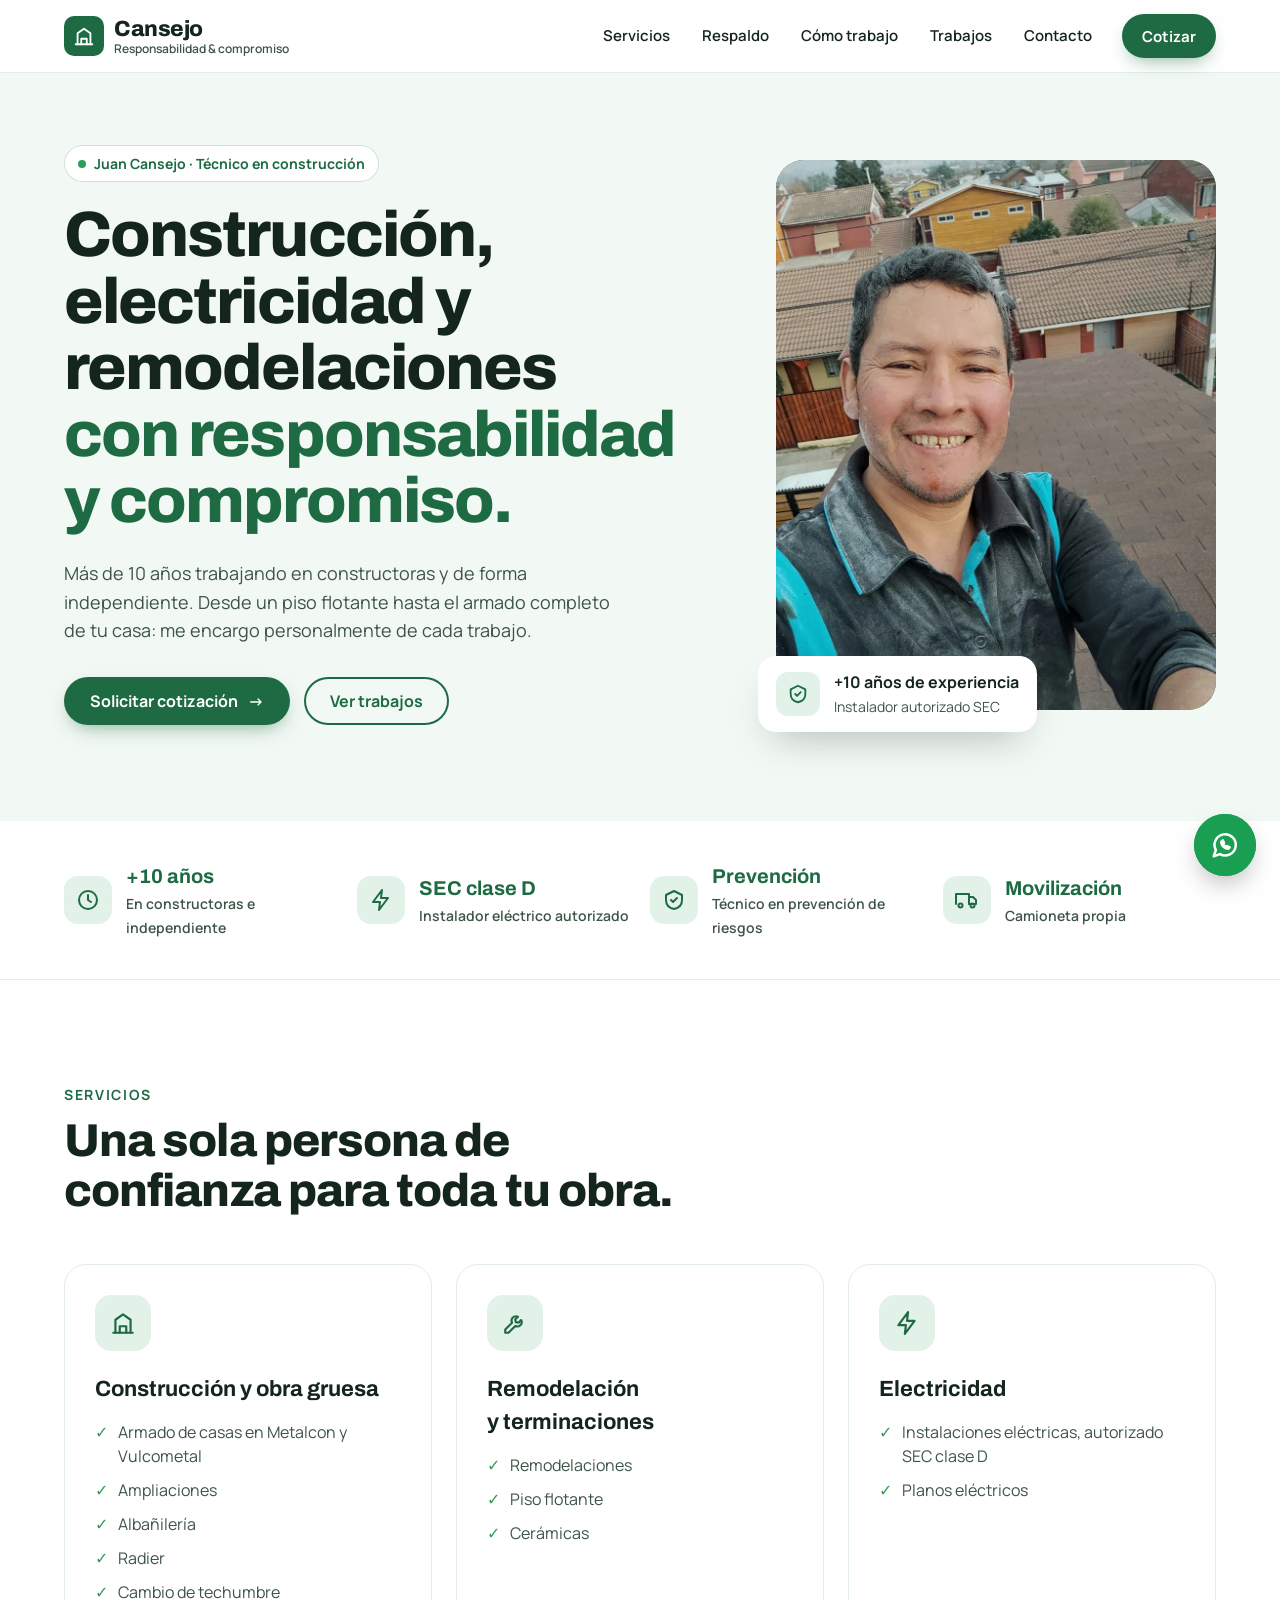
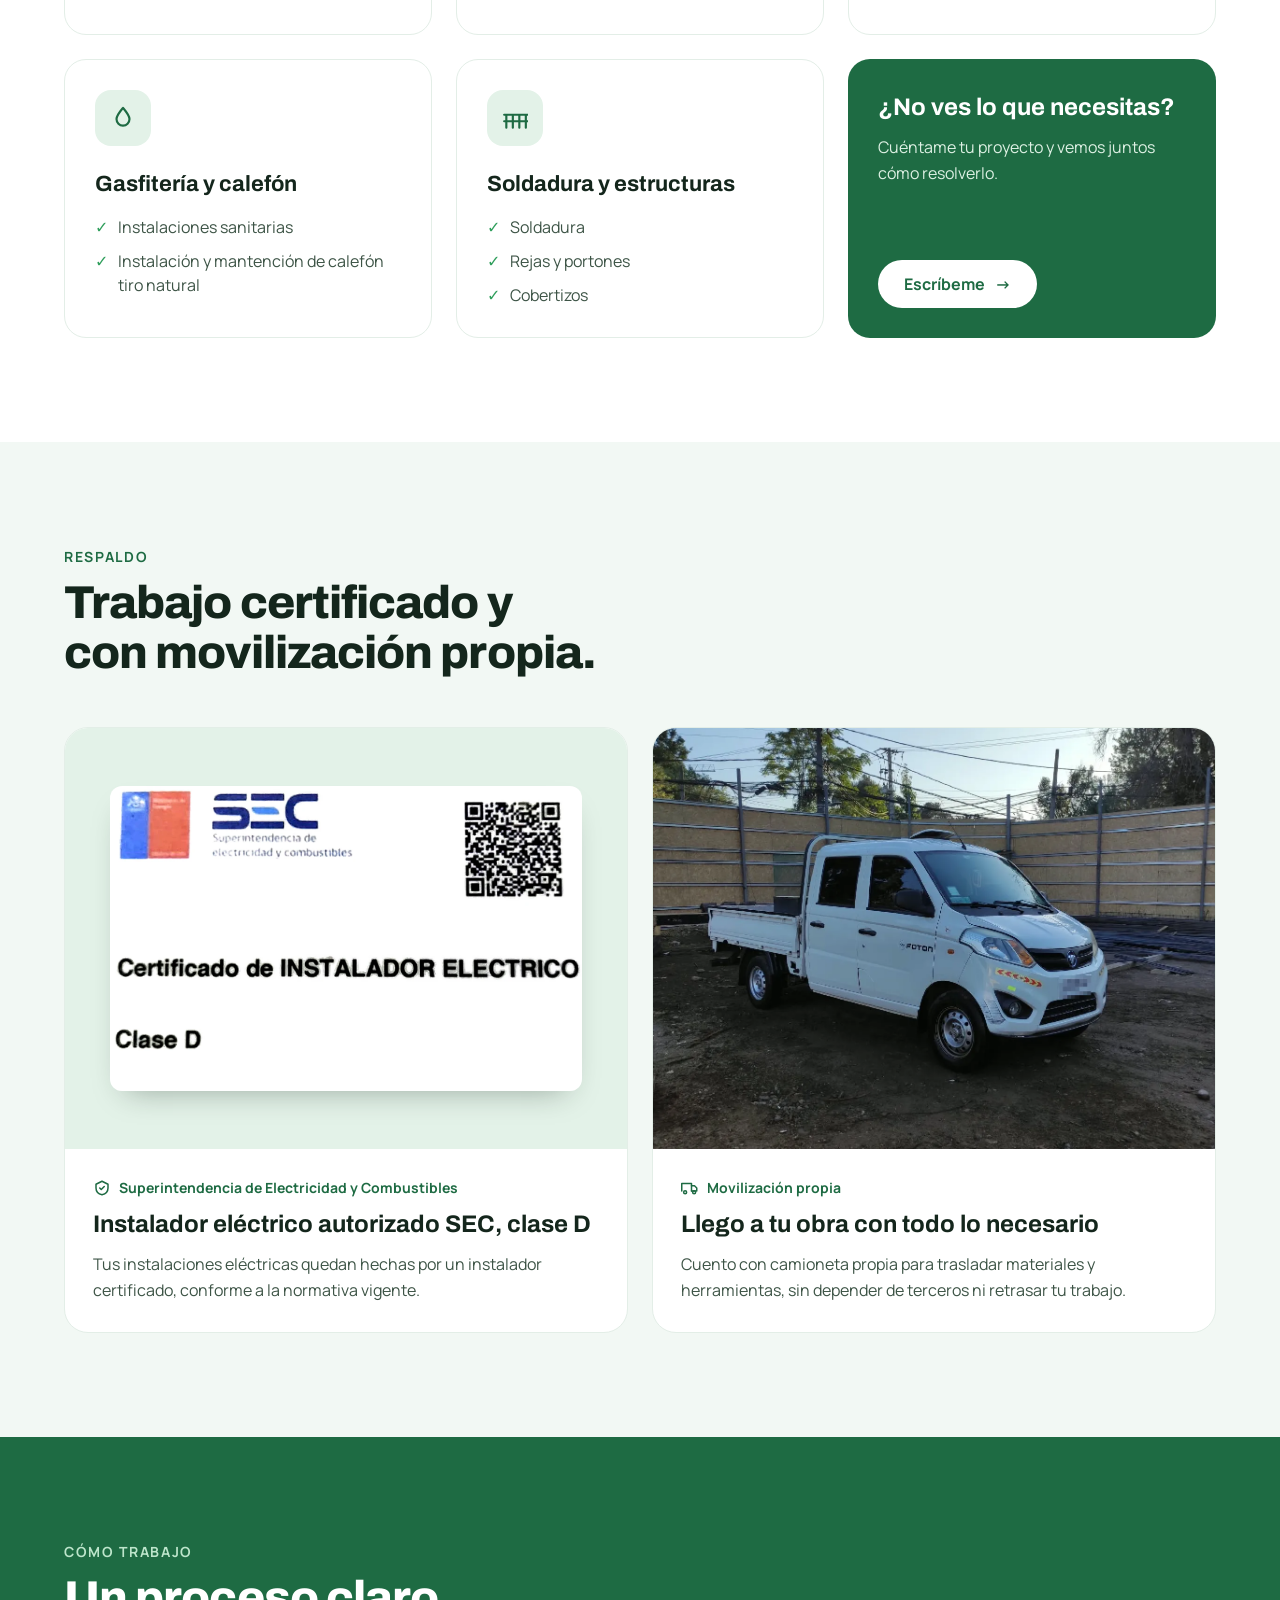
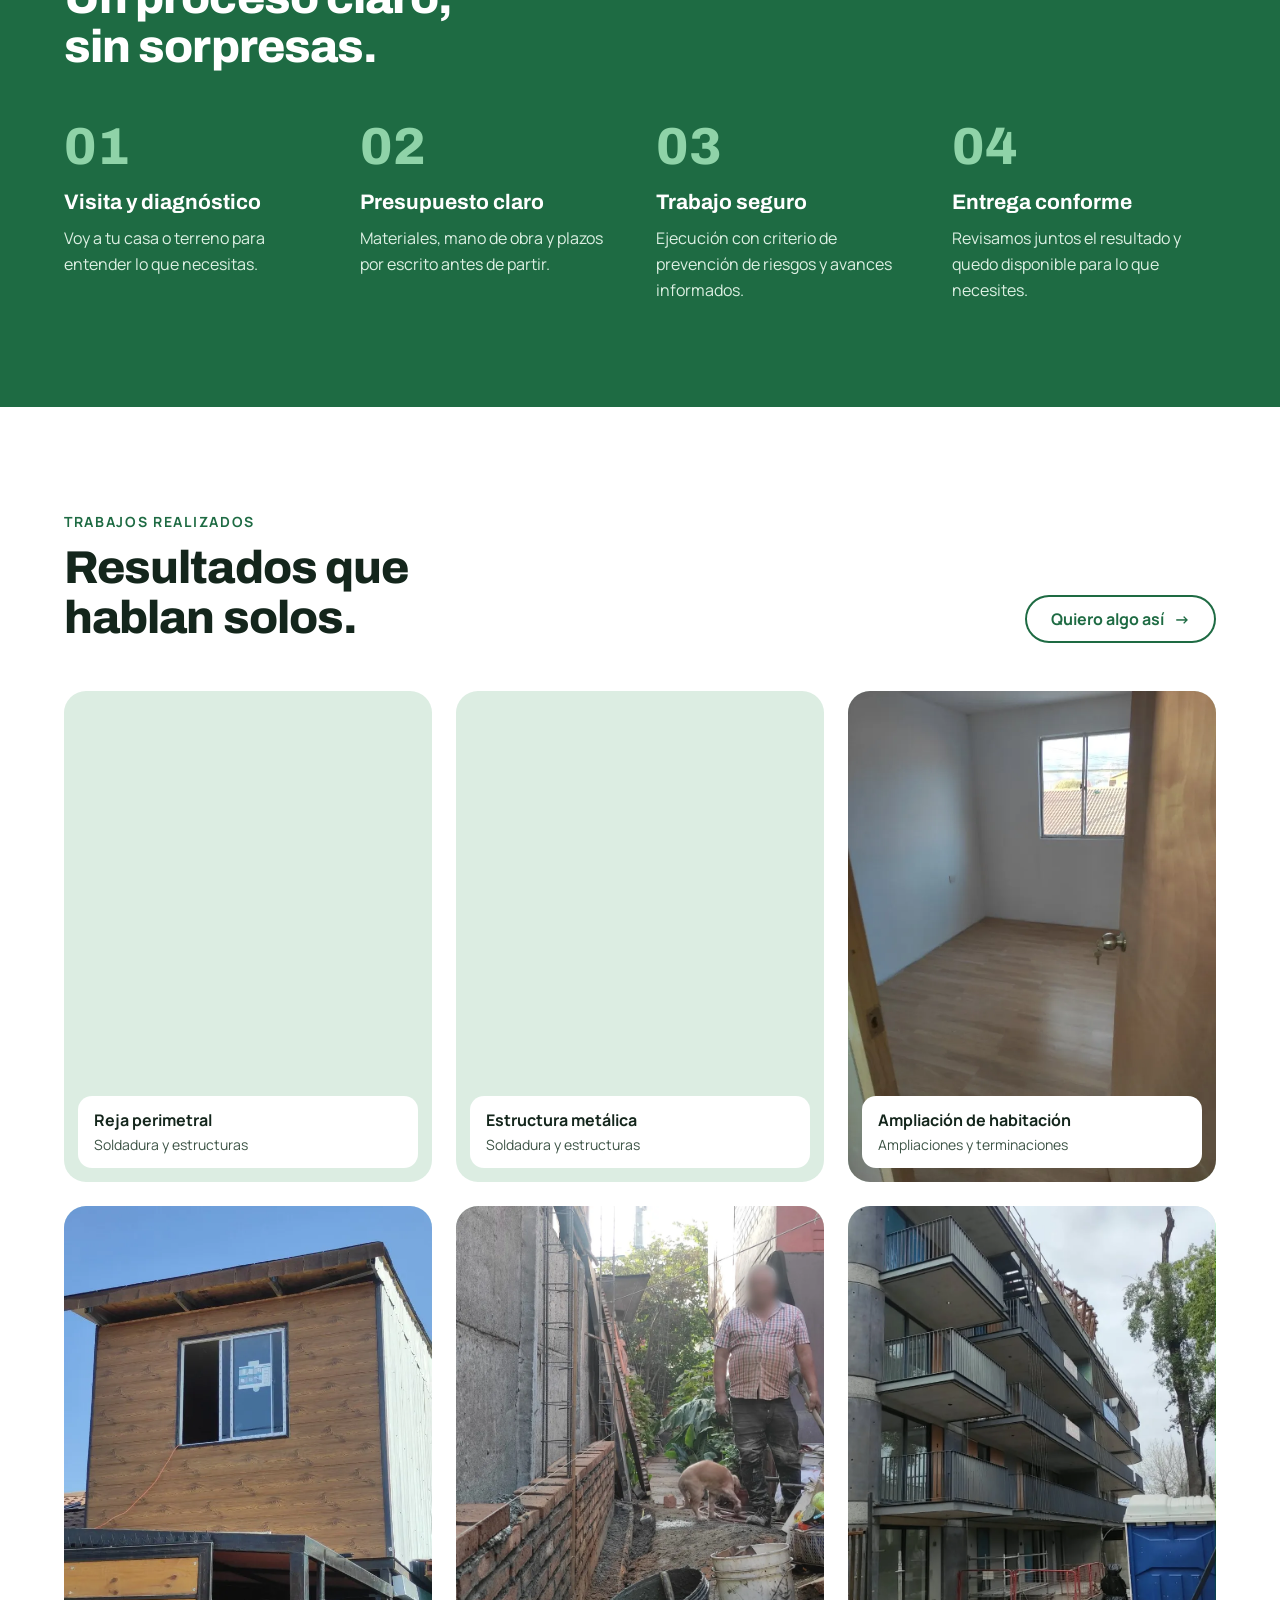
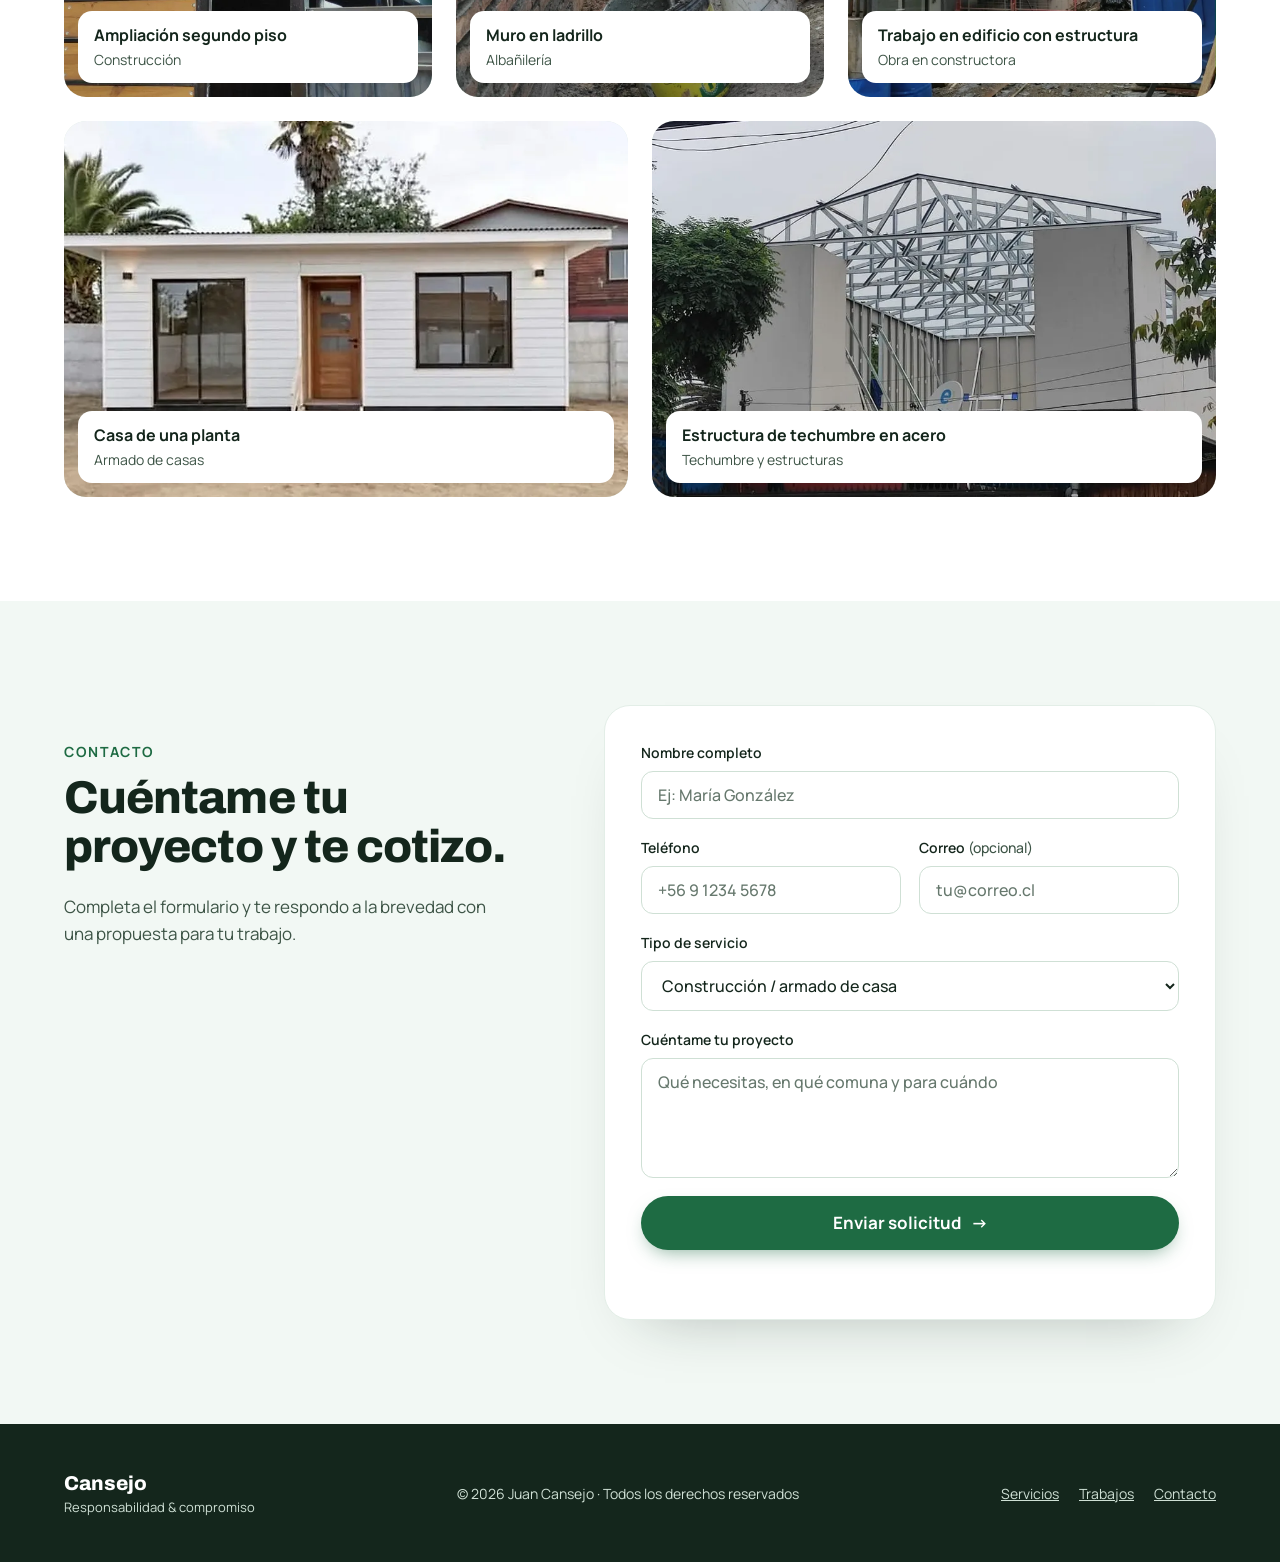
<file: index.html>
<!doctype html>
<html lang="es-CL">
<head>
  <meta charset="utf-8">
  <meta name="viewport" content="width=device-width, initial-scale=1">
  <script>document.documentElement.classList.add('js')</script>

  <title>Cansejo | Construcción, electricidad y remodelaciones — Juan Cansejo</title>
  <meta name="description" content="Juan Cansejo: técnico en construcción e instalador eléctrico SEC clase D. Ampliaciones, remodelaciones, electricidad, gasfitería y soldadura. Cotiza tu proyecto.">
  <meta name="theme-color" content="#1E6B43">

  <!-- TODO: reemplazar https://cansejo.cl por el dominio real antes de publicar -->
  <link rel="canonical" href="https://cansejo.cl/">
  <meta property="og:type" content="website">
  <meta property="og:locale" content="es_CL">
  <meta property="og:site_name" content="Cansejo">
  <meta property="og:title" content="Cansejo | Construcción, electricidad y remodelaciones">
  <meta property="og:description" content="Más de 10 años de experiencia. Instalador eléctrico SEC clase D, ampliaciones, remodelaciones y soldadura. Cotiza tu proyecto.">
  <meta property="og:url" content="https://cansejo.cl/">
  <meta property="og:image" content="https://cansejo.cl/assets/img/og-image.jpg">
  <meta property="og:image:width" content="1200">
  <meta property="og:image:height" content="630">
  <meta name="twitter:card" content="summary_large_image">

  <link rel="icon" href="assets/img/favicon.svg" type="image/svg+xml">
  <link rel="apple-touch-icon" href="assets/img/apple-touch-icon.png">
  <link rel="manifest" href="site.webmanifest">

  <link rel="preconnect" href="https://fonts.googleapis.com">
  <link rel="preconnect" href="https://fonts.gstatic.com" crossorigin>
  <link href="https://fonts.googleapis.com/css2?family=Archivo:wght@600;700;800&family=Manrope:wght@400;500;600;700&display=swap" rel="stylesheet">
  <link rel="preload" as="image" href="assets/img/juan-cansejo.webp" type="image/webp" fetchpriority="high">
  <link rel="stylesheet" href="assets/css/styles.css?v=2">

  <script type="application/ld+json">
  {
    "@context": "https://schema.org",
    "@type": "GeneralContractor",
    "name": "Cansejo",
    "slogan": "Responsabilidad & compromiso",
    "description": "Construcción, ampliaciones, remodelaciones, electricidad, gasfitería y soldadura. Instalador eléctrico autorizado SEC clase D.",
    "telephone": "+56972433962",
    "url": "https://cansejo.cl/",
    "image": "https://cansejo.cl/assets/img/og-image.jpg",
    "founder": { "@type": "Person", "name": "Juan Cansejo", "jobTitle": "Técnico en construcción" },
    "knowsAbout": ["Construcción", "Ampliaciones", "Remodelaciones", "Instalaciones eléctricas", "Gasfitería", "Soldadura"]
  }
  </script>
</head>
<body>

<!-- Íconos (sprite) -->
<svg width="0" height="0" style="position:absolute" aria-hidden="true" focusable="false">
  <symbol id="i-home" viewBox="0 0 24 24"><path d="M3 21h18"/><path d="M5 21V9l7-5 7 5v12"/><path d="M9 21v-6h6v6"/></symbol>
  <symbol id="i-tool" viewBox="0 0 24 24"><path d="M14.7 6.3a4 4 0 0 0-5.4 5.4L3 18v3h3l6.3-6.3a4 4 0 0 0 5.4-5.4l-2.5 2.5-2.4-.6-.6-2.4z"/></symbol>
  <symbol id="i-bolt" viewBox="0 0 24 24"><path d="M13 2 4 14h7l-1 8 9-12h-7z"/></symbol>
  <symbol id="i-drop" viewBox="0 0 24 24"><path d="M12 2.7c3 3.6 6 7 6 10.3a6 6 0 0 1-12 0c0-3.3 3-6.7 6-10.3z"/></symbol>
  <symbol id="i-frame" viewBox="0 0 24 24"><path d="M4 21V9M10 21V9M16 21V9M22 21V9M2 9h22M2 15h22"/></symbol>
  <symbol id="i-clock" viewBox="0 0 24 24"><circle cx="12" cy="12" r="9"/><path d="M12 7v5l3 2"/></symbol>
  <symbol id="i-shield" viewBox="0 0 24 24"><path d="M12 3l8 4v5c0 5-3.5 8-8 9-4.5-1-8-4-8-9V7z"/><path d="m9 12 2 2 4-4"/></symbol>
  <symbol id="i-truck" viewBox="0 0 24 24"><path d="M1 16V6h13v10"/><path d="M14 9h4l3 3v4h-7"/><circle cx="5.5" cy="17.5" r="2"/><circle cx="17.5" cy="17.5" r="2"/></symbol>
  <symbol id="i-check" viewBox="0 0 24 24"><path d="m5 12 5 5L20 7"/></symbol>
  <symbol id="i-wa" viewBox="0 0 24 24"><path d="M3 21l1.7-5A8.5 8.5 0 1 1 8 19.3z"/><path d="M9 9.5c0 3 2.5 5.5 5.5 5.5l1.2-1.2-2-1-1 .8c-1-.5-1.8-1.3-2.3-2.3l.8-1-1-2z"/></symbol>
</svg>

<a class="skip" href="#contenido">Saltar al contenido</a>

<!-- ============ NAV ============ -->
<header class="header" id="header">
  <nav class="wrap nav" aria-label="Principal">
    <a class="brand" href="#inicio" aria-label="Cansejo, ir al inicio">
      <span class="brand-mark"><svg class="i" width="22" height="22" aria-hidden="true"><use href="#i-home"/></svg></span>
      <span class="brand-text">
        <span class="brand-name">Cansejo</span>
        <span class="brand-tag">Responsabilidad &amp; compromiso</span>
      </span>
    </a>

    <button class="burger" id="burger" type="button" aria-label="Abrir menú" aria-expanded="false" aria-controls="menu">
      <span></span><span></span><span></span>
    </button>

    <div class="menu" id="menu">
      <a class="navlink" href="#servicios">Servicios</a>
      <a class="navlink" href="#respaldo">Respaldo</a>
      <a class="navlink" href="#proceso">Cómo trabajo</a>
      <a class="navlink" href="#trabajos">Trabajos</a>
      <a class="navlink" href="#contacto">Contacto</a>
      <a class="btn btn-primary btn-sm" href="#contacto">Cotizar</a>
    </div>
  </nav>
</header>

<main id="contenido">

  <!-- ============ HERO ============ -->
  <section class="hero" id="inicio" aria-labelledby="hero-title">
    <div class="wrap hero-grid">
      <div class="hero-copy">
        <p class="pill in1"><span class="dot"></span>Juan Cansejo · Técnico en construcción</p>
        <h1 class="in2" id="hero-title">Construcción, electricidad y remodelaciones <span class="accent">con responsabilidad y compromiso.</span></h1>
        <p class="lead in3">Más de 10 años trabajando en constructoras y de forma independiente. Desde un piso flotante hasta el armado completo de tu casa: me encargo personalmente de cada trabajo.</p>
        <div class="cta-row in4">
          <a class="btn btn-primary" href="#contacto">Solicitar cotización <span class="arr" aria-hidden="true">→</span></a>
          <a class="btn btn-ghost" href="#trabajos">Ver trabajos</a>
        </div>
      </div>

      <div class="hero-media in4">
        <div class="hero-photo">
          <img src="assets/img/juan-cansejo.webp" width="900" height="1200" alt="Juan Cansejo sonriendo sobre un techo en una de sus obras" fetchpriority="high" decoding="async">
        </div>
        <div class="hero-badge">
          <span class="badge-ico"><svg class="i" width="22" height="22" aria-hidden="true"><use href="#i-shield"/></svg></span>
          <span>
            <strong>+10 años de experiencia</strong>
            <span>Instalador autorizado SEC</span>
          </span>
        </div>
      </div>
    </div>
  </section>

  <!-- ============ CREDENCIALES ============ -->
  <section class="creds" aria-label="Credenciales">
    <ul class="wrap creds-grid">
      <li class="cred reveal">
        <span class="cred-ico"><svg class="i" width="24" height="24" aria-hidden="true"><use href="#i-clock"/></svg></span>
        <span><strong>+10 años</strong><span>En constructoras e independiente</span></span>
      </li>
      <li class="cred reveal">
        <span class="cred-ico"><svg class="i" width="24" height="24" aria-hidden="true"><use href="#i-bolt"/></svg></span>
        <span><strong>SEC clase D</strong><span>Instalador eléctrico autorizado</span></span>
      </li>
      <li class="cred reveal">
        <span class="cred-ico"><svg class="i" width="24" height="24" aria-hidden="true"><use href="#i-shield"/></svg></span>
        <span><strong>Prevención</strong><span>Técnico en prevención de riesgos</span></span>
      </li>
      <li class="cred reveal">
        <span class="cred-ico"><svg class="i" width="24" height="24" aria-hidden="true"><use href="#i-truck"/></svg></span>
        <span><strong>Movilización</strong><span>Camioneta propia</span></span>
      </li>
    </ul>
  </section>

  <!-- ============ SERVICIOS ============ -->
  <section class="sec" id="servicios" aria-labelledby="servicios-title">
    <div class="wrap">
      <div class="sec-head reveal">
        <p class="eyebrow">Servicios</p>
        <h2 class="h2" id="servicios-title">Una sola persona de confianza para toda tu obra.</h2>
      </div>

      <div class="grid-cards">
        <article class="card reveal-s">
          <span class="ico"><svg class="i" width="26" height="26" aria-hidden="true"><use href="#i-home"/></svg></span>
          <h3>Construcción y obra gruesa</h3>
          <ul class="ticks">
            <li>Armado de casas en Metalcon y Vulcometal</li>
            <li>Ampliaciones</li>
            <li>Albañilería</li>
            <li>Radier</li>
            <li>Cambio de techumbre</li>
          </ul>
        </article>

        <article class="card reveal-s">
          <span class="ico"><svg class="i" width="26" height="26" aria-hidden="true"><use href="#i-tool"/></svg></span>
          <h3>Remodelación y terminaciones</h3>
          <ul class="ticks">
            <li>Remodelaciones</li>
            <li>Piso flotante</li>
            <li>Cerámicas</li>
          </ul>
        </article>

        <article class="card reveal-s">
          <span class="ico"><svg class="i" width="26" height="26" aria-hidden="true"><use href="#i-bolt"/></svg></span>
          <h3>Electricidad</h3>
          <ul class="ticks">
            <li>Instalaciones eléctricas, autorizado SEC clase D</li>
            <li>Planos eléctricos</li>
          </ul>
        </article>

        <article class="card reveal-s">
          <span class="ico"><svg class="i" width="26" height="26" aria-hidden="true"><use href="#i-drop"/></svg></span>
          <h3>Gasfitería y calefón</h3>
          <ul class="ticks">
            <li>Instalaciones sanitarias</li>
            <li>Instalación y mantención de calefón tiro natural</li>
          </ul>
        </article>

        <article class="card reveal-s">
          <span class="ico"><svg class="i" width="26" height="26" aria-hidden="true"><use href="#i-frame"/></svg></span>
          <h3>Soldadura y estructuras</h3>
          <ul class="ticks">
            <li>Soldadura</li>
            <li>Rejas y portones</li>
            <li>Cobertizos</li>
          </ul>
        </article>

        <div class="card-cta reveal-s">
          <div>
            <h3>¿No ves lo que necesitas?</h3>
            <p>Cuéntame tu proyecto y vemos juntos cómo resolverlo.</p>
          </div>
          <a class="btn btn-white" href="#contacto">Escríbeme <span class="arr" aria-hidden="true">→</span></a>
        </div>
      </div>
    </div>
  </section>

  <!-- ============ RESPALDO ============ -->
  <section class="sec sec-tint" id="respaldo" aria-labelledby="respaldo-title">
    <div class="wrap">
      <div class="sec-head reveal">
        <p class="eyebrow">Respaldo</p>
        <h2 class="h2" id="respaldo-title">Trabajo certificado y con movilización propia.</h2>
      </div>

      <div class="duo">
        <article class="trust reveal-l">
          <div class="trust-media trust-cert">
            <img class="cert-img" src="assets/img/certificado-sec.webp" width="1200" height="774" loading="lazy" decoding="async" alt="Credencial SEC de Juan Cansejo: Certificado de Instalador Eléctrico, Clase D">
          </div>
          <div class="trust-body">
            <p class="trust-kicker"><svg class="i" width="18" height="18" aria-hidden="true"><use href="#i-shield"/></svg>Superintendencia de Electricidad y Combustibles</p>
            <h3>Instalador eléctrico autorizado SEC, clase D</h3>
            <p>Tus instalaciones eléctricas quedan hechas por un instalador certificado, conforme a la normativa vigente.</p>
          </div>
        </article>

        <article class="trust reveal-s">
          <div class="trust-media">
            <img src="assets/img/movilizacion.webp" width="1201" height="901" loading="lazy" decoding="async" alt="Camioneta de trabajo de Cansejo en una obra">
          </div>
          <div class="trust-body">
            <p class="trust-kicker"><svg class="i" width="18" height="18" aria-hidden="true"><use href="#i-truck"/></svg>Movilización propia</p>
            <h3>Llego a tu obra con todo lo necesario</h3>
            <p>Cuento con camioneta propia para trasladar materiales y herramientas, sin depender de terceros ni retrasar tu trabajo.</p>
          </div>
        </article>
      </div>
    </div>
  </section>

  <!-- ============ PROCESO ============ -->
  <section class="sec sec-dark" id="proceso" aria-labelledby="proceso-title">
    <div class="wrap">
      <div class="sec-head reveal">
        <p class="eyebrow eyebrow-light">Cómo trabajo</p>
        <h2 class="h2" id="proceso-title">Un proceso claro, sin sorpresas.</h2>
      </div>

      <ol class="steps">
        <li class="reveal-l">
          <span class="step-n" aria-hidden="true">01</span>
          <h3>Visita y diagnóstico</h3>
          <p>Voy a tu casa o terreno para entender lo que necesitas.</p>
        </li>
        <li class="reveal-l">
          <span class="step-n" aria-hidden="true">02</span>
          <h3>Presupuesto claro</h3>
          <p>Materiales, mano de obra y plazos por escrito antes de partir.</p>
        </li>
        <li class="reveal-l">
          <span class="step-n" aria-hidden="true">03</span>
          <h3>Trabajo seguro</h3>
          <p>Ejecución con criterio de prevención de riesgos y avances informados.</p>
        </li>
        <li class="reveal-l">
          <span class="step-n" aria-hidden="true">04</span>
          <h3>Entrega conforme</h3>
          <p>Revisamos juntos el resultado y quedo disponible para lo que necesites.</p>
        </li>
      </ol>
    </div>
  </section>

  <!-- ============ TRABAJOS ============ -->
  <section class="sec" id="trabajos" aria-labelledby="trabajos-title">
    <div class="wrap">
      <div class="sec-head sec-head-row reveal">
        <div>
          <p class="eyebrow">Trabajos realizados</p>
          <h2 class="h2" id="trabajos-title">Resultados que hablan solos.</h2>
        </div>
        <a class="btn btn-ghost" href="#contacto">Quiero algo así <span class="arr" aria-hidden="true">→</span></a>
      </div>

      <div class="gal">
        <figure class="proj reveal-s">
          <img src="assets/img/trabajo-1.webp" width="720" height="960" loading="lazy" decoding="async" alt="Reja perimetral de estructura metálica con revestimiento de madera">
          <figcaption><strong>Reja perimetral</strong><span>Soldadura y estructuras</span></figcaption>
        </figure>
        <figure class="proj reveal-s">
          <img src="assets/img/trabajo-2.webp" width="900" height="1200" loading="lazy" decoding="async" alt="Estructura metálica de barrotes instalada junto a una plaza">
          <figcaption><strong>Estructura metálica</strong><span>Soldadura y estructuras</span></figcaption>
        </figure>
        <figure class="proj reveal-s">
          <img src="assets/img/trabajo-3.webp" width="720" height="960" loading="lazy" decoding="async" alt="Habitación ampliada con piso flotante y muros terminados">
          <figcaption><strong>Ampliación de habitación</strong><span>Ampliaciones y terminaciones</span></figcaption>
        </figure>
        <figure class="proj reveal-s">
          <img src="assets/img/trabajo-4.webp" width="720" height="960" loading="lazy" decoding="async" alt="Ampliación de segundo piso con revestimiento símil madera">
          <figcaption><strong>Ampliación segundo piso</strong><span>Construcción</span></figcaption>
        </figure>
        <figure class="proj reveal-s">
          <img src="assets/img/trabajo-5.webp" width="900" height="1200" loading="lazy" decoding="async" alt="Muro de ladrillo en construcción con enfierradura">
          <figcaption><strong>Muro en ladrillo</strong><span>Albañilería</span></figcaption>
        </figure>
        <figure class="proj reveal-s">
          <img src="assets/img/trabajo-6.webp" width="900" height="1200" loading="lazy" decoding="async" alt="Edificio de hormigón con balcones y estructura metálica">
          <figcaption><strong>Trabajo en edificio con estructura</strong><span>Obra en constructora</span></figcaption>
        </figure>
      </div>

      <div class="gal gal-wide">
        <figure class="proj proj-wide reveal-s">
          <img src="assets/img/trabajo-8.webp?v=2" width="900" height="600" loading="lazy" decoding="async" alt="Casa de una planta con revestimiento blanco, puerta de madera y ventanales de aluminio negro">
          <figcaption><strong>Casa de una planta</strong><span>Armado de casas</span></figcaption>
        </figure>
        <figure class="proj proj-wide reveal-s">
          <img src="assets/img/trabajo-9.webp?v=2" width="900" height="600" loading="lazy" decoding="async" alt="Cerchas de acero galvanizado de una techumbre sobre muros nuevos">
          <figcaption><strong>Estructura de techumbre en acero</strong><span>Techumbre y estructuras</span></figcaption>
        </figure>
      </div>
    </div>
  </section>

  <!-- ============ CONTACTO ============ -->
  <section class="sec sec-tint" id="contacto" aria-labelledby="contacto-title">
    <div class="wrap contact">
      <div class="contact-copy reveal-l">
        <p class="eyebrow">Contacto</p>
        <h2 class="h2" id="contacto-title">Cuéntame tu proyecto y te cotizo.</h2>
        <p class="lead-sm">Completa el formulario y te respondo a la brevedad con una propuesta para tu trabajo.</p>
      </div>

      <div class="formbox reveal-s">
        <!-- data-endpoint: URL de Formspree / Web3Forms. Vacío = el mensaje se envía por WhatsApp. -->
        <form id="contact-form" data-endpoint="" data-whatsapp="56972433962" novalidate>
          <div class="form-grid">
            <label class="span2">Nombre completo
              <input class="field" type="text" name="nombre" autocomplete="name" required placeholder="Ej: María González">
            </label>
            <label>Teléfono
              <input class="field" type="tel" name="telefono" autocomplete="tel" inputmode="tel" required placeholder="+56 9 1234 5678">
            </label>
            <label><span>Correo <span class="opt">(opcional)</span></span>
              <input class="field" type="email" name="correo" autocomplete="email" placeholder="tu@correo.cl">
            </label>
            <label class="span2">Tipo de servicio
              <select class="field" name="servicio">
                <option>Construcción / armado de casa</option>
                <option>Ampliación</option>
                <option>Remodelación y terminaciones</option>
                <option>Cambio de techumbre</option>
                <option>Electricidad / planos eléctricos</option>
                <option>Gasfitería o calefón</option>
                <option>Soldadura, rejas o portones</option>
                <option>Otro</option>
              </select>
            </label>
            <label class="span2">Cuéntame tu proyecto
              <textarea class="field" name="mensaje" rows="4" placeholder="Qué necesitas, en qué comuna y para cuándo"></textarea>
            </label>
            <!-- Anti-spam: campo trampa, invisible para personas -->
            <div class="hp" aria-hidden="true"><label>No completar<input type="text" name="empresa" tabindex="-1" autocomplete="off"></label></div>
            <button class="btn btn-primary span2 btn-submit" type="submit"><span class="btn-label">Enviar solicitud</span> <span class="arr" aria-hidden="true">→</span></button>
          </div>
          <p class="form-status" id="form-status" role="status" aria-live="polite"></p>
        </form>

        <div class="ok" id="form-ok" hidden tabindex="-1">
          <span class="ok-ico"><svg class="i" width="36" height="36" aria-hidden="true"><use href="#i-check"/></svg></span>
          <h3 id="ok-title">¡Mensaje enviado!</h3>
          <p id="ok-text">Gracias por escribir. Te contactaré pronto con tu cotización.</p>
          <a class="btn btn-primary" id="ok-wa" href="#" target="_blank" rel="noopener" hidden>Abrir WhatsApp</a>
          <button class="btn btn-ghost" id="ok-reset" type="button">Enviar otro mensaje</button>
        </div>
      </div>
    </div>
  </section>
</main>

<!-- ============ FOOTER ============ -->
<footer class="footer">
  <div class="wrap footer-in">
    <span class="footer-brand"><strong>Cansejo</strong><span>Responsabilidad &amp; compromiso</span></span>
    <span class="footer-copy">© <span id="year">2026</span> Juan Cansejo · Todos los derechos reservados</span>
    <nav class="footer-nav" aria-label="Pie de página">
      <a href="#servicios">Servicios</a>
      <a href="#trabajos">Trabajos</a>
      <a href="#contacto">Contacto</a>
    </nav>
  </div>
</footer>

<!-- ============ WHATSAPP FLOTANTE ============ -->
<a class="wa" href="https://wa.me/56972433962?text=Hola%20Juan%2C%20quiero%20cotizar%20un%20trabajo" target="_blank" rel="noopener" aria-label="Escríbeme por WhatsApp">
  <span class="tip" aria-hidden="true">¿Hablamos por WhatsApp?</span>
  <svg class="i" width="30" height="30" aria-hidden="true"><use href="#i-wa"/></svg>
</a>

<script src="assets/js/main.js" defer></script>
</body>
</html>
</file>
<file: assets/css/styles.css>
/* ==========================================================
   Cansejo — estilos
   Paleta: verde y blanco · Tipografías: Archivo (títulos), Manrope (texto)
   ========================================================== */

:root{
  --ink:#14261C;
  --muted:#3D5446;
  --g-900:#14261C;
  --g-800:#14502F;
  --g-700:#1E6B43;
  --g-500:#2E9E5B;
  --g-300:#8FD3A8;
  --g-200:#BDE5CB;
  --g-100:#E3F2E8;
  --g-50:#F2F8F4;
  --line:#E3EEE7;
  --line-2:#CFE0D5;
  --wa:#1A9F52;
  --font-display:'Archivo',system-ui,sans-serif;
  --font-body:'Manrope',system-ui,-apple-system,'Segoe UI',Roboto,sans-serif;
  --ease:cubic-bezier(.2,.7,.2,1);
  --header-h:72px;
}

*,*::before,*::after{box-sizing:border-box}
html{scroll-behavior:smooth;-webkit-text-size-adjust:100%}
body{margin:0;background:#fff;color:var(--ink);font-family:var(--font-body);line-height:1.5;-webkit-font-smoothing:antialiased;overflow-x:hidden}
img{max-width:100%;height:auto;display:block}
a{color:var(--g-700)}
a:hover{color:var(--g-800)}
h1,h2,h3{font-family:var(--font-display);margin:0;text-wrap:balance}
p{margin:0}
ul,ol{margin:0;padding:0;list-style:none}
figure{margin:0}
:focus-visible{outline:3px solid var(--g-500);outline-offset:3px;border-radius:6px}

.i{fill:none;stroke:currentColor;stroke-width:2;stroke-linecap:round;stroke-linejoin:round;flex:none}
.skip{position:absolute;left:12px;top:-60px;z-index:100;background:var(--g-900);color:#fff;padding:12px 18px;border-radius:10px;font-weight:700;text-decoration:none;transition:top .2s}
.skip:focus{top:12px;color:#fff}

/* ---------- Layout ---------- */
.wrap{max-width:1200px;margin:0 auto;padding-left:24px;padding-right:24px}
.sec{padding-top:104px;padding-bottom:104px;scroll-margin-top:calc(var(--header-h) + 1px)}
.sec-tint{background:var(--g-50)}
.sec-dark{background:var(--g-700);color:#fff}
.sec-head{max-width:660px;margin-bottom:48px}
.sec-head-row{max-width:none;display:flex;flex-wrap:wrap;align-items:flex-end;justify-content:space-between;gap:24px}
.sec-head-row > div{max-width:600px}
.eyebrow{margin:0 0 12px;color:var(--g-700);font-weight:700;font-size:14px;letter-spacing:.12em;text-transform:uppercase}
.eyebrow-light{color:var(--g-200)}
.h2{font-weight:800;font-size:clamp(28px,4vw,46px);line-height:1.08;letter-spacing:-.02em}

/* ---------- Animaciones de aparición ---------- */
@keyframes rv{from{opacity:0;transform:translateY(36px)}to{opacity:1;transform:none}}
@keyframes rvl{from{opacity:0;transform:translateX(-36px)}to{opacity:1;transform:none}}
@keyframes rvs{from{opacity:0;transform:scale(.94)}to{opacity:1;transform:none}}

/* Navegadores con scroll-driven animations (Chrome, Edge, Safari reciente) */
@supports (animation-timeline: view()){
  .reveal{animation:rv linear both;animation-timeline:view();animation-range:entry 0% entry 60%}
  .reveal-l{animation:rvl linear both;animation-timeline:view();animation-range:entry 0% entry 60%}
  .reveal-s{animation:rvs linear both;animation-timeline:view();animation-range:entry 0% entry 55%}
}
/* Resto de navegadores: IntersectionObserver (main.js agrega .io y .is-in) */
@supports not (animation-timeline: view()){
  .io .reveal,.io .reveal-l,.io .reveal-s{opacity:0;transition:opacity .8s var(--ease),transform .8s var(--ease)}
  .io .reveal{transform:translateY(36px)}
  .io .reveal-l{transform:translateX(-36px)}
  .io .reveal-s{transform:scale(.94)}
  .io .is-in{opacity:1 !important;transform:none !important}
}

/* Entrada del hero */
@keyframes up{from{opacity:0;transform:translateY(24px)}to{opacity:1;transform:none}}
.in1{animation:up .8s var(--ease) .1s both}
.in2{animation:up .8s var(--ease) .25s both}
.in3{animation:up .8s var(--ease) .4s both}
.in4{animation:up .9s var(--ease) .55s both}

/* ---------- Botones ---------- */
.btn{display:inline-flex;align-items:center;justify-content:center;gap:10px;min-height:48px;padding:0 26px;border-radius:999px;border:0;font:700 16px/1 var(--font-body);text-decoration:none;cursor:pointer;transition:transform .25s var(--ease),box-shadow .25s,background .25s,color .25s}
.btn:hover{transform:translateY(-2px)}
.btn:active{transform:translateY(0) scale(.98)}
.btn-sm{min-height:44px;padding:0 20px;font-size:15px}
.btn-primary{background:var(--g-700);color:#fff;box-shadow:0 8px 20px -8px rgba(30,107,67,.6)}
.btn-primary:hover{background:var(--g-800);color:#fff;box-shadow:0 14px 28px -10px rgba(30,107,67,.7)}
.btn-ghost{background:transparent;color:var(--g-700);box-shadow:inset 0 0 0 2px var(--g-700)}
.btn-ghost:hover{background:var(--g-700);color:#fff}
.btn-white{background:#fff;color:var(--g-700)}
.btn-white:hover{color:var(--g-800)}
.btn .arr{transition:transform .25s}
.btn:hover .arr{transform:translateX(4px)}
.btn[disabled]{opacity:.7;cursor:progress;transform:none}

/* ---------- Header / Nav ---------- */
.header{position:sticky;top:0;z-index:40;background:rgba(255,255,255,.92);-webkit-backdrop-filter:blur(10px);backdrop-filter:blur(10px);border-bottom:1px solid var(--line);transition:box-shadow .3s}
.header.scrolled{box-shadow:0 10px 30px -22px rgba(20,38,28,.5)}
.nav{position:relative;display:flex;flex-wrap:wrap;align-items:center;justify-content:space-between;gap:12px 24px;min-height:var(--header-h)}
.brand{display:flex;align-items:center;gap:10px;text-decoration:none;color:var(--ink)}
.brand:hover{color:var(--ink)}
.brand-mark{width:40px;height:40px;border-radius:10px;background:var(--g-700);color:#fff;display:flex;align-items:center;justify-content:center;flex:none;transition:transform .35s var(--ease)}
.brand:hover .brand-mark{transform:rotate(-8deg) scale(1.06)}
.brand-text{display:flex;flex-direction:column;line-height:1.1}
.brand-name{font-family:var(--font-display);font-weight:800;font-size:22px;letter-spacing:-.02em}
.brand-tag{font-size:12px;font-weight:600;color:var(--muted)}
.menu{display:flex;flex-wrap:wrap;align-items:center;gap:4px 28px}
.navlink{position:relative;color:var(--ink);text-decoration:none;font-weight:600;font-size:15px;padding:10px 2px}
.navlink::after{content:"";position:absolute;left:0;right:0;bottom:4px;height:2px;background:var(--g-500);transform:scaleX(0);transform-origin:left;transition:transform .35s var(--ease)}
.navlink:hover,.navlink[aria-current="true"]{color:var(--g-700)}
.navlink:hover::after,.navlink[aria-current="true"]::after{transform:scaleX(1)}

.burger{display:none;width:48px;height:48px;border-radius:12px;border:1.5px solid var(--line-2);background:#fff;cursor:pointer;align-items:center;justify-content:center;flex-direction:column;gap:5px;padding:0;transition:background .25s,border-color .25s}
.burger:hover{border-color:var(--g-700)}
.burger span{display:block;width:22px;height:2px;border-radius:2px;background:var(--ink);transition:transform .35s var(--ease),opacity .25s}
.burger[aria-expanded="true"]{background:var(--g-100);border-color:var(--g-700)}
.burger[aria-expanded="true"] span:nth-child(1){transform:translateY(7px) rotate(45deg)}
.burger[aria-expanded="true"] span:nth-child(2){opacity:0;transform:scaleX(.2)}
.burger[aria-expanded="true"] span:nth-child(3){transform:translateY(-7px) rotate(-45deg)}

@keyframes drop{from{opacity:0;transform:translateY(-10px)}to{opacity:1;transform:none}}
@keyframes itemIn{from{opacity:0;transform:translateX(-12px)}to{opacity:1;transform:none}}

/* ---------- Hero ---------- */
.hero{background:var(--g-50);overflow:hidden}
.hero-grid{display:flex;flex-wrap:wrap;align-items:center;gap:56px;padding-top:72px;padding-bottom:96px}
.hero-copy{flex:1 1 480px;min-width:0}
.pill{display:inline-flex;align-items:center;gap:8px;margin-bottom:20px;padding:8px 14px;border-radius:999px;background:#fff;color:var(--g-700);font-weight:700;font-size:14px;box-shadow:inset 0 0 0 1px var(--line-2)}
.dot{width:8px;height:8px;border-radius:50%;background:var(--g-500);flex:none}
.hero h1{font-weight:800;font-size:clamp(32px,5.2vw,64px);line-height:1.04;letter-spacing:-.03em;overflow-wrap:break-word}
.accent{color:var(--g-700)}
.lead{margin-top:24px;max-width:560px;font-size:18px;line-height:1.6;color:var(--muted)}
.cta-row{margin-top:32px;display:flex;flex-wrap:wrap;gap:14px}
.hero-media{flex:1 1 340px;min-width:0;max-width:440px;margin:0 auto;position:relative}
.hero-photo{aspect-ratio:4/5;border-radius:28px;background:var(--g-700);overflow:hidden;position:relative}
.hero-photo img{position:absolute;inset:0;width:100%;height:100%;object-fit:cover;object-position:50% 28%}
.hero-badge{position:absolute;left:-18px;bottom:-22px;display:flex;align-items:center;gap:14px;padding:14px 18px;background:#fff;border-radius:18px;box-shadow:0 18px 40px -18px rgba(20,38,28,.35)}
.hero-badge strong{display:block;font-size:16px}
.hero-badge > span:last-child > span{font-size:14px;color:var(--muted)}
.badge-ico{width:44px;height:44px;border-radius:12px;background:var(--g-100);color:var(--g-700);display:flex;align-items:center;justify-content:center;flex:none}

/* ---------- Credenciales ---------- */
.creds{border-bottom:1px solid var(--line)}
.creds-grid{display:grid;gap:20px;grid-template-columns:repeat(auto-fit,minmax(min(100%,230px),1fr));padding-top:40px;padding-bottom:40px}
.cred{display:flex;align-items:center;gap:14px;transition:transform .3s var(--ease)}
.cred:hover{transform:translateY(-4px)}
.cred-ico{flex:none;width:48px;height:48px;border-radius:14px;background:var(--g-100);color:var(--g-700);display:flex;align-items:center;justify-content:center}
.cred strong{display:block;font-family:var(--font-display);font-size:20px;color:var(--g-700)}
.cred span span{font-size:14px;font-weight:600;color:var(--muted)}

/* ---------- Servicios ---------- */
.grid-cards{display:grid;gap:24px;grid-template-columns:repeat(auto-fit,minmax(min(100%,300px),1fr))}
.card{padding:30px;border-radius:22px;border:1.5px solid var(--line);background:#fff;transition:transform .35s var(--ease),box-shadow .35s,border-color .35s}
.card:hover{transform:translateY(-6px);box-shadow:0 22px 40px -22px rgba(20,38,28,.35);border-color:var(--g-500)}
.ico{width:56px;height:56px;border-radius:16px;background:var(--g-100);color:var(--g-700);display:flex;align-items:center;justify-content:center;transition:transform .4s var(--ease),background .3s,color .3s}
.card:hover .ico{transform:rotate(-8deg) scale(1.08);background:var(--g-700);color:#fff}
.card h3{margin:22px 0 14px;font-size:22px}
.ticks{display:flex;flex-direction:column;gap:10px;color:var(--muted)}
.ticks li{display:flex;gap:10px;transition:transform .25s}
.ticks li:hover{transform:translateX(4px)}
.ticks li::before{content:"✓";color:var(--g-500);font-weight:800}
.card-cta{padding:30px;border-radius:22px;background:var(--g-700);color:#fff;display:flex;flex-direction:column;justify-content:space-between;gap:24px}
.card-cta h3{margin-bottom:10px;font-size:24px}
.card-cta p{line-height:1.6;color:#DDF0E3}
.card-cta .btn{align-self:flex-start}

/* ---------- Respaldo ---------- */
.duo{display:grid;gap:24px;grid-template-columns:repeat(2,minmax(0,1fr))}
.trust{display:flex;flex-direction:column;background:#fff;border:1.5px solid var(--line);border-radius:24px;overflow:hidden;transition:transform .35s var(--ease),box-shadow .35s}
.trust:hover{transform:translateY(-6px);box-shadow:0 26px 50px -28px rgba(20,38,28,.4)}
.trust-media{aspect-ratio:4/3;position:relative;overflow:hidden}
.trust-media img{position:absolute;inset:0;width:100%;height:100%;object-fit:cover;transition:transform .7s var(--ease)}
.trust:hover .trust-media img{transform:scale(1.04)}
.trust-cert{background:var(--g-100);display:flex;align-items:center;justify-content:center;padding:8%}
.trust-cert img{position:static;width:100%;height:auto;object-fit:contain;border-radius:12px;box-shadow:0 14px 30px -16px rgba(20,38,28,.4)}
.trust:hover .trust-cert img{transform:rotate(-1.5deg) scale(1.03);box-shadow:0 20px 40px -18px rgba(20,38,28,.45)}
.trust-body{padding:28px}
.trust-kicker{display:inline-flex;align-items:center;gap:8px;margin-bottom:8px;color:var(--g-700);font-weight:700;font-size:14px}
.trust-body h3{margin-bottom:10px;font-size:24px}
.trust-body p:last-child{line-height:1.6;color:var(--muted)}

/* ---------- Proceso ---------- */
.steps{display:grid;gap:32px;grid-template-columns:repeat(auto-fit,minmax(min(100%,230px),1fr))}
.step-n{display:block;font-family:var(--font-display);font-weight:800;font-size:52px;line-height:1;color:var(--g-300)}
.steps h3{margin:14px 0 8px;font-size:21px}
.steps p{line-height:1.6;color:#DDF0E3}

/* ---------- Galería ---------- */
.gal{display:grid;gap:24px;grid-template-columns:repeat(3,minmax(0,1fr))}
.proj{position:relative;aspect-ratio:3/4;border-radius:22px;overflow:hidden;background:#DCEDE2}
.proj img{position:absolute;inset:0;width:100%;height:100%;object-fit:cover;transition:transform .7s var(--ease)}
.proj:hover img{transform:scale(1.06)}
.proj figcaption{position:absolute;left:14px;right:14px;bottom:14px;padding:12px 16px;background:#fff;border-radius:14px;transition:transform .4s var(--ease)}
.proj:hover figcaption{transform:translateY(-6px)}
.proj figcaption strong{display:block;font-size:16px}
.proj figcaption span{font-size:14px;color:var(--muted)}
/* Fila final de 2 fotos horizontales */
.gal-wide{margin-top:24px;grid-template-columns:repeat(2,minmax(0,1fr))}
.proj-wide{aspect-ratio:3/2}

/* ---------- Contacto ---------- */
.contact{display:flex;flex-wrap:wrap;align-items:flex-start;gap:48px}
.contact-copy{flex:1 1 340px;min-width:0;padding-top:36px}
.lead-sm{margin-top:20px;max-width:440px;font-size:17px;line-height:1.6;color:var(--muted)}
.formbox{flex:1 1 460px;min-width:0;padding:36px;background:#fff;border:1.5px solid var(--line);border-radius:26px;box-shadow:0 30px 60px -40px rgba(20,38,28,.35)}
.form-grid{display:grid;gap:18px;grid-template-columns:repeat(2,minmax(0,1fr))}
.span2{grid-column:span 2}
.form-grid label{display:flex;flex-direction:column;gap:8px;font-weight:600;font-size:14px}
.opt{font-weight:500;color:var(--muted)}
.field{width:100%;min-height:48px;padding:12px 16px;border-radius:12px;border:1.5px solid var(--line-2);background:#fff;font:500 16px var(--font-body);color:var(--ink);transition:border-color .25s,box-shadow .25s}
.field::placeholder{color:#66786D}
.field:hover{border-color:#8FBFA2}
.field:focus{outline:none;border-color:var(--g-700);box-shadow:0 0 0 4px rgba(46,158,91,.18)}
.field.invalid{border-color:#B3261E;box-shadow:0 0 0 4px rgba(179,38,30,.12)}
textarea.field{min-height:120px;resize:vertical}
.btn-submit{min-height:54px;font-size:17px}
.hp{position:absolute;left:-9999px;width:1px;height:1px;overflow:hidden}
.form-status{min-height:1.4em;margin-top:14px;font-size:14px;font-weight:600;color:#B3261E}
.ok{text-align:center;padding:40px 8px;animation:okin .5s var(--ease) both}
.ok[hidden]{display:none}
.ok:focus{outline:none}
.ok-ico{width:76px;height:76px;border-radius:50%;background:var(--g-100);color:var(--g-700);display:inline-flex;align-items:center;justify-content:center}
.ok h3{margin:24px 0 8px;font-size:26px}
.ok p{margin:0 auto 28px;max-width:380px;line-height:1.6;color:var(--muted)}
.ok .btn{margin:4px}
@keyframes okin{from{opacity:0;transform:scale(.9)}to{opacity:1;transform:none}}

/* ---------- Footer ---------- */
.footer{background:var(--g-900);color:#CFE0D5}
.footer-in{display:flex;flex-wrap:wrap;align-items:center;justify-content:space-between;gap:20px;padding-top:44px;padding-bottom:44px}
.footer-brand{display:flex;flex-direction:column;font-size:13px}
.footer-brand strong{font-family:var(--font-display);font-weight:800;font-size:20px;color:#fff}
.footer-copy{font-size:14px}
.footer-nav{display:flex;flex-wrap:wrap;gap:8px 20px}
.footer-nav a{color:#CFE0D5;font-size:14px;padding:8px 0}
.footer-nav a:hover{color:#fff}

/* ---------- WhatsApp flotante ---------- */
@keyframes pulse{0%{transform:scale(1);opacity:.55}100%{transform:scale(1.7);opacity:0}}
@keyframes pop{from{opacity:0;transform:scale(.4)}to{opacity:1;transform:none}}
.wa{position:fixed;right:24px;bottom:24px;z-index:50;width:62px;height:62px;border-radius:50%;background:var(--wa);color:#fff;display:flex;align-items:center;justify-content:center;box-shadow:0 12px 28px -8px rgba(0,0,0,.35);transition:transform .25s var(--ease);animation:pop .5s var(--ease) 1s both}
.wa::before{content:"";position:absolute;inset:0;border-radius:50%;background:var(--wa);animation:pulse 2.2s ease-out infinite;z-index:-1}
.wa:hover{transform:scale(1.08) rotate(-6deg);color:#fff}
.wa .tip{position:absolute;right:76px;white-space:nowrap;background:var(--g-900);color:#fff;font-size:14px;font-weight:600;padding:8px 14px;border-radius:10px;opacity:0;transform:translateX(8px);pointer-events:none;transition:opacity .25s,transform .25s}
.wa:hover .tip,.wa:focus-visible .tip{opacity:1;transform:none}

/* ==========================================================
   Responsive
   ========================================================== */
@media (max-width:960px){
  .js .burger{display:inline-flex}
  .js .menu{display:none;position:absolute;top:calc(100% + 6px);left:-8px;right:-8px;flex-direction:column;align-items:stretch;flex-wrap:nowrap;gap:0;padding:10px;background:#fff;border:1px solid var(--line);border-radius:18px;box-shadow:0 24px 50px -24px rgba(20,38,28,.4)}
  .js .menu.open{display:flex;animation:drop .3s var(--ease) both}
  .js .menu .navlink{padding:14px;border-radius:12px;font-size:17px}
  .js .menu.open .navlink{animation:itemIn .35s var(--ease) both}
  .js .menu.open .navlink:nth-child(2){animation-delay:.04s}
  .js .menu.open .navlink:nth-child(3){animation-delay:.08s}
  .js .menu.open .navlink:nth-child(4){animation-delay:.12s}
  .js .menu.open .navlink:nth-child(5){animation-delay:.16s}
  .js .menu .navlink::after{display:none}
  .js .menu .navlink:hover,.js .menu .navlink[aria-current="true"]{background:var(--g-50)}
  .js .menu .btn{margin-top:8px}
  .gal{grid-template-columns:repeat(2,minmax(0,1fr))}
  .proj-wide{aspect-ratio:4/3}
}

@media (max-width:640px){
  .wrap{padding-left:16px;padding-right:16px}
  .sec{padding-top:72px;padding-bottom:72px}
  .duo,.form-grid{grid-template-columns:minmax(0,1fr)}
  .span2{grid-column:auto}
  .formbox{padding:22px}
  .contact-copy{padding-top:0}
  .hero-grid{padding-top:48px;padding-bottom:72px;gap:44px}
  .hero-badge{left:12px;bottom:-18px}
  .wa{right:16px;bottom:16px;width:56px;height:56px}
  .brand-tag{display:none}
}

@media (max-width:520px){
  .gal{grid-template-columns:minmax(0,1fr)}
  .proj-wide{aspect-ratio:4/3}
}

@media (hover:none){
  .wa .tip{display:none}
}

@media (prefers-reduced-motion:reduce){
  *,*::before,*::after{animation:none !important;transition:none !important;scroll-behavior:auto !important}
  .io .reveal,.io .reveal-l,.io .reveal-s{opacity:1 !important;transform:none !important}
}
</file>
